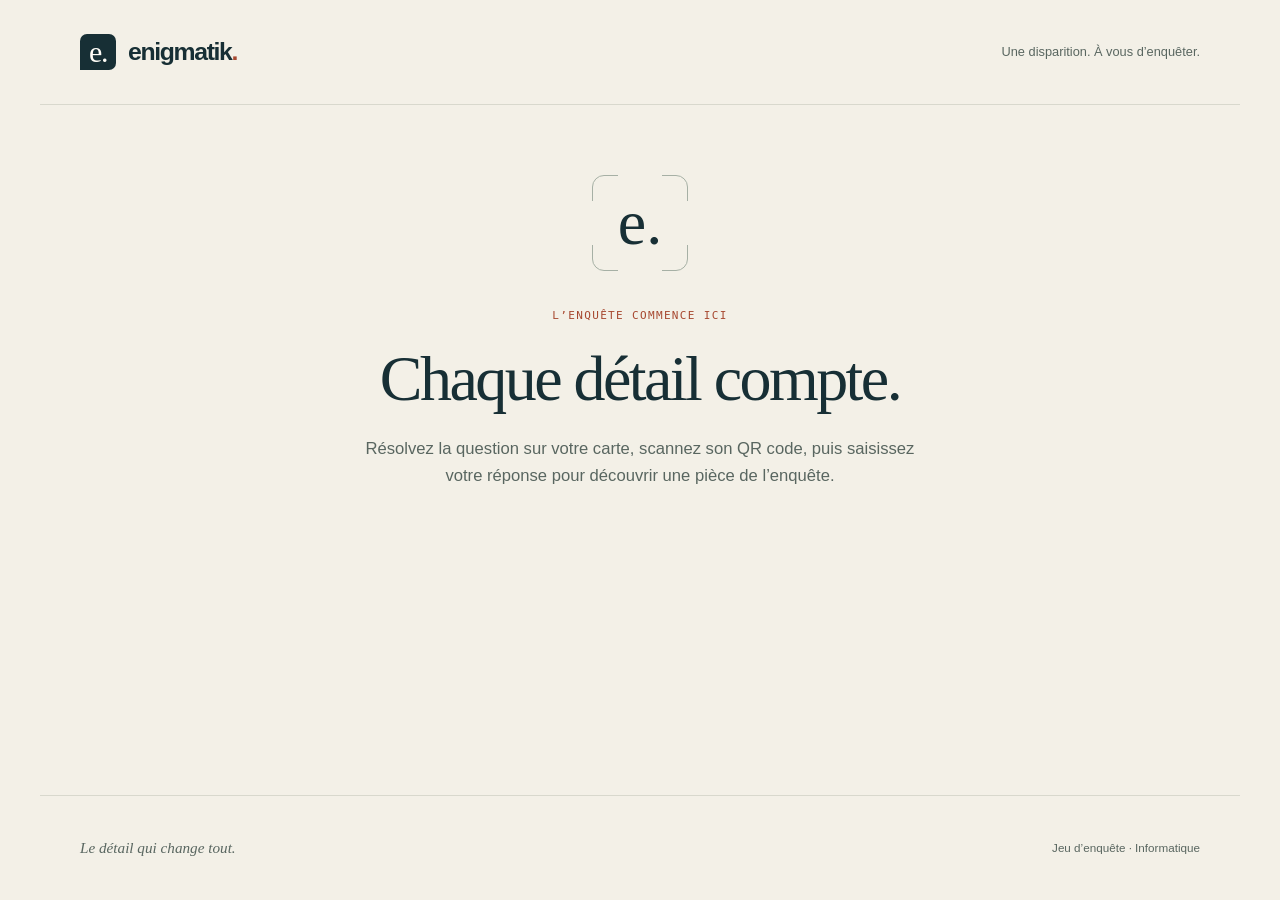
<file: index.html>
<!doctype html>
<html lang="fr">
  <head>
    <meta charset="utf-8">
    <meta name="viewport" content="width=device-width, initial-scale=1">
    <meta name="theme-color" content="#172f35">
    <meta name="description" content="Enigmatik, une enquête à résoudre un indice à la fois.">
    <title>Enigmatik · L’enquête</title>
    <link rel="icon" href="assets/images/favicon.svg" type="image/svg+xml">
    <link rel="stylesheet" href="assets/style.css">
    <script type="module" src="assets/js/app.mjs"></script>
  </head>
  <body>
    <a class="skip-link" href="#main">Aller au contenu</a>
    <header class="site-header">
      <span class="brand"><span class="brand-mark" aria-hidden="true">e.</span> enigmatik<span class="brand-dot">.</span></span>
      <span class="header-note">Une disparition. À vous d’enquêter.</span>
    </header>
    <main id="main" class="page" tabindex="-1">
      <noscript><div class="notice">Activez JavaScript dans votre navigateur pour ouvrir les indices et vérifier vos réponses.</div></noscript>
    </main>
    <footer class="site-footer"><span>Le détail qui change tout.</span><span>Jeu d’enquête · Informatique</span></footer>
  </body>
</html>
</file>
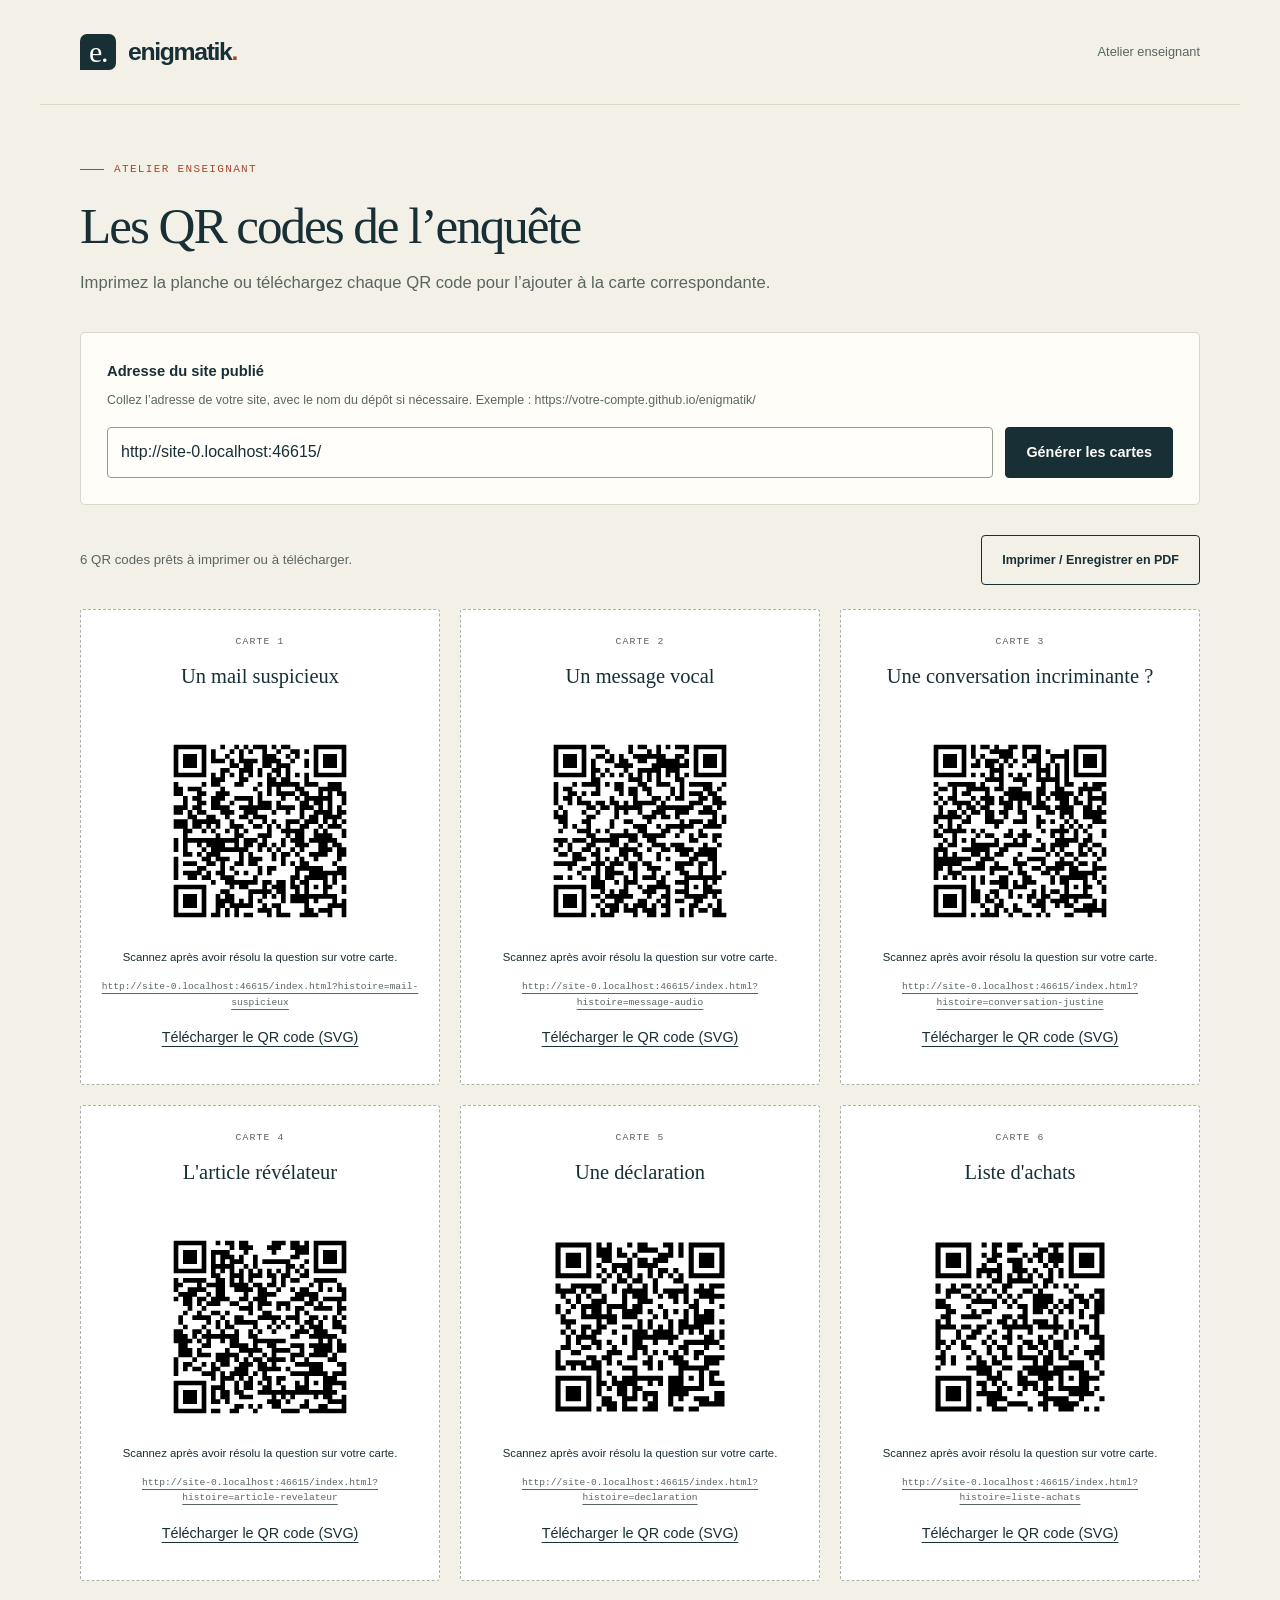
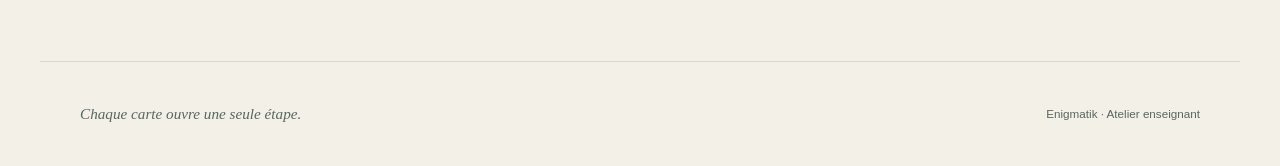
<file: enseignant.html>
<!doctype html>
<html lang="fr">
  <head>
    <meta charset="utf-8">
    <meta name="viewport" content="width=device-width, initial-scale=1">
    <meta name="theme-color" content="#172f35">
    <meta name="robots" content="noindex">
    <title>Enigmatik · Atelier enseignant</title>
    <link rel="icon" href="assets/images/favicon.svg" type="image/svg+xml">
    <link rel="stylesheet" href="assets/style.css">
    <script type="module" src="assets/js/teacher.mjs"></script>
  </head>
  <body>
    <a class="skip-link" href="#main">Aller au contenu</a>
    <header class="site-header">
      <span class="brand"><span class="brand-mark" aria-hidden="true">e.</span> enigmatik<span class="brand-dot">.</span></span>
      <span class="header-note">Atelier enseignant</span>
    </header>
    <main id="main" class="page teacher-page" tabindex="-1">
      <div class="teacher-intro"><p class="eyebrow">Atelier enseignant</p><h1>Les QR codes de l’enquête</h1><p class="lead">Imprimez la planche ou téléchargez chaque QR code pour l’ajouter à la carte correspondante.</p></div>
      <noscript><div class="notice">Activez JavaScript pour générer les QR codes.</div></noscript>
      <form id="qr-settings" class="settings-card" novalidate>
        <label for="base-url">Adresse du site publié</label>
        <p class="field-help" id="url-help">Collez l’adresse de votre site, avec le nom du dépôt si nécessaire. Exemple : https://votre-compte.github.io/enigmatik/</p>
        <div class="settings-controls"><input id="base-url" name="base" type="url" required placeholder="https://votre-compte.github.io/enigmatik/" aria-describedby="url-help url-error"><button type="submit">Générer les cartes</button></div>
        <p id="url-error" class="field-error" role="alert" hidden></p>
        <p id="local-note" class="field-help" hidden>Adresse locale de prévisualisation : pour les QR distribués aux élèves, utilisez l’adresse publique GitHub Pages.</p>
      </form>
      <div class="sheet-toolbar"><p id="sheet-status" role="status" aria-live="polite">Indiquez l’adresse du site pour préparer les cartes.</p><button id="print-sheet" class="button-secondary" type="button" disabled>Imprimer / Enregistrer en PDF</button></div>
      <section id="qr-sheet" class="qr-sheet" aria-label="Cartes à imprimer"></section>
    </main>
    <footer class="site-footer"><span>Chaque carte ouvre une seule étape.</span><span>Enigmatik · Atelier enseignant</span></footer>
  </body>
</html>
</file>
<file: assets/style.css>
@charset "UTF-8";
:root {
  color-scheme: light;
  --paper: #fffdf7;
  --ground: #f3f0e7;
  --ink: #172f35;
  --muted: #596660;
  --line: #d8d8cd;
  --accent: #a74830;
  --green: #2c624a;
  --mono: ui-monospace, "SFMono-Regular", Consolas, monospace;
  --sans: -apple-system, BlinkMacSystemFont, "Segoe UI", sans-serif;
}
* { box-sizing: border-box; }
[hidden] { display: none !important; }
html { scroll-behavior: smooth; }
body { margin: 0; background: var(--ground); color: var(--ink); font-family: var(--sans); font-size: 16px; line-height: 1.65; }
button, input { font: inherit; }
a { color: var(--ink); text-underline-offset: 4px; }
a:hover { color: var(--accent); }
button { display: inline-flex; align-items: center; justify-content: center; gap: 20px; min-height: 50px; padding: 13px 20px; border: 1px solid var(--ink); border-radius: 4px; background: var(--ink); color: var(--paper); font-weight: 650; font-size: .9rem; cursor: pointer; transition: background .15s; }
button:hover:not(:disabled) { background: #2c484d; }
button:disabled { cursor: default; opacity: .65; }
button.button-secondary { background: transparent; color: var(--ink); }
button.button-secondary:hover:not(:disabled) { background: #e4e7dd; }
:focus-visible { outline: 3px solid #b45527; outline-offset: 4px; }
input { width: 100%; min-height: 50px; padding: 11px 13px; border: 1px solid #929c93; border-radius: 4px; background: #fffefb; color: var(--ink); }
input[aria-invalid="true"] { border-color: var(--accent); }
input:disabled { opacity: .75; }
label { display: block; font-size: .92rem; font-weight: 650; }
h1, h2, h3, h4, p, figure { margin: 0; }
h1 { max-width: 900px; font-family: Georgia, "Times New Roman", serif; font-size: clamp(2.3rem, 5.2vw, 4rem); font-weight: 400; line-height: 1.08; letter-spacing: -.04em; text-wrap: balance; }
h2 { font-size: 1.2rem; line-height: 1.4; }
.site-header, .site-footer { max-width: 1200px; margin-inline: auto; display: flex; align-items: center; justify-content: space-between; gap: 24px; }
.site-header { min-height: 105px; padding: 24px 40px; border-bottom: 1px solid var(--line); }
.brand { display: inline-flex; align-items: center; font-size: 1.55rem; font-weight: 700; letter-spacing: -.055em; }
.brand-mark { display: inline-flex; justify-content: center; align-items: center; width: 36px; height: 36px; margin-right: 12px; background: var(--ink); color: var(--paper); font-family: Georgia, serif; font-size: 30px; font-weight: 400; line-height: 1; border-radius: 7px 7px 7px 0; }
.brand-dot { color: var(--accent); }
.header-note { font-size: .8rem; color: var(--muted); }
.page { max-width: 1200px; min-height: calc(100vh - 210px); margin-inline: auto; padding: 56px 40px 80px; }
.page:focus { outline: none; }
.page-heading { margin-bottom: 26px; }
.eyebrow { font-family: var(--mono); text-transform: uppercase; font-size: .69rem; letter-spacing: .12em; line-height: 1.6; font-weight: 500; }
.page-heading > .eyebrow, .teacher-intro > .eyebrow { display: flex; align-items: center; gap: 10px; color: var(--accent); margin-bottom: 19px; }
.page-heading > .eyebrow::before, .teacher-intro > .eyebrow::before { content: ""; width: 24px; height: 1px; background: currentColor; }
.lead { font-size: 1.04rem; color: var(--muted); margin-top: 16px; }
.paper { background: var(--paper); border: 1px solid var(--line); border-radius: 5px; box-shadow: 0 3px 0 #dedfd34d; }
.story-content > p + p { margin-top: 18px; }
pre { max-width: 100%; overflow-x: auto; padding: 18px; border: 1px solid #dfe1d6; border-left: 3px solid #7e9287; background: #eff1e9; border-radius: 2px; margin: 20px 0; font-size: .79rem; line-height: 1.85; tab-size: 2; }
pre code { font-family: var(--mono); }
blockquote { border-left: 2px solid #c9a866; padding: 14px 18px; margin: 18px 0; background: #f6f0de; color: #595035; font-family: Georgia, serif; font-size: 1.12rem; font-style: italic; }
.table-wrap { overflow-x: auto; margin-top: 20px; }
table { border-collapse: collapse; width: 100%; font-size: .8rem; text-align: left; }
th, td { padding: 10px; border-bottom: 1px solid var(--line); }
th { background: #eff1e9; font-weight: 600; }
.input-field + .input-field { margin-top: 22px; }
.input-field label { margin-bottom: 8px; }
.field-help { margin-top: 8px; font-size: .78rem; color: var(--muted); line-height: 1.6; }
.submit-answer { width: 100%; justify-content: space-between; }
.field-error { color: #923b28; font-size: .85rem; margin: 12px 0; }
.site-footer { min-height: 105px; padding: 25px 40px; border-top: 1px solid var(--line); font-size: .73rem; color: var(--muted); }
.site-footer > :first-child { font-family: Georgia, serif; font-style: italic; font-size: .95rem; }
.story-page { max-width: 920px; }
.story-content { padding: 32px; }
.password-card { max-width: 480px; padding: 28px; }
.password-card .submit-answer { margin-top: 22px; }
.chat-evidence { max-width: 540px; margin: 26px auto 0; }
.whatsapp-chat { overflow: hidden; border: 1px solid #bccbc2; border-radius: 16px; background: #efeae2; }
.chat-header { display: flex; align-items: center; gap: 12px; padding: 18px 20px; background: #075e54; color: white; }
.chat-avatar { display: grid; place-items: center; flex-shrink: 0; width: 42px; height: 42px; border-radius: 50%; background: #dce9e2; color: #075e54; font-weight: 700; }
.chat-contact { min-width: 0; }
.chat-contact-name { font-weight: 650; }
.chat-app { font-size: .72rem; color: #d8eeea; }
.chat-messages { display: flex; flex-direction: column; gap: 12px; padding: 22px 18px 16px; margin: 0; list-style: none; }
.chat-message { align-self: flex-start; max-width: 88%; padding: 10px 12px 7px; border-radius: 0 9px 9px; background: white; color: #20312d; box-shadow: 0 1px 1px #172f351a; overflow-wrap: anywhere; }
.chat-message-outgoing { align-self: flex-end; border-radius: 9px 0 9px 9px; background: #d9fdd3; }
.chat-sender { margin-bottom: 3px; color: #075e54; font-size: .7rem; font-weight: 700; }
.chat-text { font-size: .9rem; line-height: 1.5; }
.chat-time { display: block; margin-top: 4px; text-align: right; font-size: .65rem; color: #53635e; }
.chat-excerpt-end { padding: 0 18px 20px; text-align: center; color: #53635e; font-size: .72rem; }
.story-image { margin: 26px 0; }
.story-image img { display: block; width: 100%; height: auto; border-radius: 3px; }
figcaption { font-size: .74rem; color: var(--muted); margin-top: 8px; }
.audio-card { padding: 26px; margin: 28px 0; background: #eaf0e7; border: 1px solid #d0dacc; border-radius: 4px; }
.audio-card .eyebrow { color: var(--green); margin-bottom: 10px; }
.audio-card h2 { font-family: Georgia, serif; font-weight: 400; font-size: 1.55rem; }
audio { display: block; width: 100%; margin: 22px 0 14px; }
.audio-download { display: inline-block; font-size: .82rem; padding: 8px 0; }
.transcript { margin-top: 16px; padding-top: 16px; border-top: 1px solid #c7d0c4; }
summary { cursor: pointer; font-size: .88rem; font-weight: 600; padding-block: 6px; }
.transcript p { margin-top: 14px; font-size: .9rem; }
.media-error, .notice { padding: 15px; border: 1px solid #c9a866; background: #faf1d8; }
.media-error { font-size: .8rem; }
.welcome-page { max-width: 900px; padding-block: 70px; text-align: center; }
.welcome-page .page-heading > .eyebrow { justify-content: center; }
.welcome-page .page-heading > .eyebrow::before { display: none; }
.welcome-page .lead { max-width: 550px; margin: 22px auto 0; }
.welcome-instruction { max-width: 430px; margin-inline: auto; }
.scan-mark { position: relative; display: grid; place-items: center; width: 96px; height: 96px; margin: 0 auto 36px; border: 1px solid #a6b0a5; border-radius: 12px; }
.scan-mark::before, .scan-mark::after { content: ""; position: absolute; background: var(--ground); }
.scan-mark::before { width: 44px; height: 100px; }
.scan-mark::after { width: 100px; height: 44px; }
.scan-mark span { position: relative; z-index: 1; font-family: Georgia, serif; font-size: 64px; line-height: 1; }
.welcome-bottom { display: flex; justify-content: center; flex-wrap: wrap; gap: 24px; margin-top: 50px; font-family: var(--mono); text-transform: uppercase; font-size: .63rem; letter-spacing: .13em; color: var(--muted); }
.teacher-intro { margin-bottom: 36px; }
.teacher-intro h1 { font-size: clamp(2.3rem, 4vw, 3.4rem); }
.settings-card { background: var(--paper); border: 1px solid var(--line); border-radius: 5px; padding: 26px; }
.settings-card .field-help { margin-top: 7px; }
.settings-controls { display: flex; gap: 12px; margin-top: 16px; }
.settings-controls input { flex: 1; min-width: 0; }
.settings-controls button { flex-shrink: 0; }
.sheet-toolbar { display: flex; align-items: center; justify-content: space-between; gap: 20px; margin: 30px 0 24px; font-size: .83rem; color: var(--muted); }
.sheet-toolbar button { font-size: .78rem; }
.qr-sheet { display: grid; grid-template-columns: repeat(3, minmax(0, 1fr)); gap: 20px; }
.qr-card { display: flex; flex-direction: column; align-items: center; text-align: center; min-width: 0; padding: 24px 18px; border: 1px dashed #aab1a5; border-radius: 3px; background: white; break-inside: avoid; page-break-inside: avoid; }
.qr-card .eyebrow { color: var(--muted); font-size: .61rem; }
.qr-card h2 { min-height: 50px; margin: 12px 0 14px; font-family: Georgia, serif; font-weight: 400; font-size: 1.28rem; }
.qr-image { width: min(100%, 210px); aspect-ratio: 1; margin-top: auto; background: white; }
.qr-image svg { display: block; width: 100%; height: auto; }
.qr-instruction { font-size: .71rem; margin: 12px 0; }
.qr-download { padding: 10px 0; margin-top: 6px; font-size: .9rem; }
.qr-link { max-width: 100%; overflow-wrap: anywhere; font-family: var(--mono); font-size: .6rem; color: var(--muted); }
.sr-only { position: absolute; width: 1px; height: 1px; overflow: hidden; clip: rect(0, 0, 0, 0); white-space: nowrap; }
.skip-link { position: fixed; z-index: 10; top: -100px; left: 12px; padding: 12px 20px; background: var(--ink); color: white; clip-path: inset(50%); }
.skip-link:focus { top: 12px; clip-path: none; }
@media (max-width: 900px) {
  .site-header, .site-footer { margin-inline: 24px; padding-inline: 0; }
  .page { padding-inline: 24px; }
  .qr-sheet { grid-template-columns: repeat(2, minmax(0, 1fr)); }
}
@media (max-width: 680px) {
  .site-header { min-height: 82px; padding-block: 20px; }
  .header-note { max-width: 140px; text-align: right; font-size: .65rem; }
  .brand { font-size: 1.35rem; }
  .brand-mark { width: 30px; height: 30px; margin-right: 9px; font-size: 26px; }
  .page { padding-top: 34px; padding-bottom: 48px; }
  .story-content, .password-card { padding: 22px; }
  .site-footer { align-items: flex-start; flex-direction: column; gap: 7px; }
  .settings-controls, .sheet-toolbar { align-items: stretch; flex-direction: column; }
  .settings-card { padding: 20px; }
  .audio-card { padding: 18px; }
  .welcome-page { padding-top: 48px; }
}
@media (max-width: 420px) {
  .site-header, .site-footer { margin-inline: 18px; }
  .page { padding-inline: 18px; }
  .story-content, .password-card { padding: 18px; }
  .chat-header { padding: 14px 12px; }
  .chat-messages { padding: 16px 10px; }
  .chat-message { max-width: 94%; }
  .qr-sheet { grid-template-columns: minmax(0, 1fr); }
  pre { padding: 14px 12px; font-size: .73rem; }
}
@media (prefers-reduced-motion: reduce) {
  html { scroll-behavior: auto; }
  * { transition: none !important; }
}
@page { size: A4 portrait; margin: 12mm; }
@media print {
  body { background: white; color: #000; font-size: 10pt; }
  .site-header, .site-footer, .skip-link, .teacher-intro, .settings-card, .sheet-toolbar, .qr-download, noscript { display: none !important; }
  .page, .teacher-page { padding: 0; max-width: none; margin: 0; min-height: 0; }
  .qr-sheet { display: grid; grid-template-columns: repeat(2, minmax(0, 1fr)); gap: 6mm; }
  .qr-card { height: 125mm; padding: 7mm 5mm; border-color: #555; box-shadow: none; border-radius: 0; }
  .qr-card h2 { font-size: 14pt; line-height: 1.3; min-height: 13mm; margin: 3mm 0; }
  .qr-card .eyebrow { font-size: 7pt; color: #333; }
  .qr-image { width: 57mm; flex-shrink: 0; margin-top: 2mm; }
  .qr-instruction { margin: 3mm 0; font-size: 8pt; }
  .qr-link { color: #222; font-size: 6.5pt; line-height: 1.35; }
}
</file>
